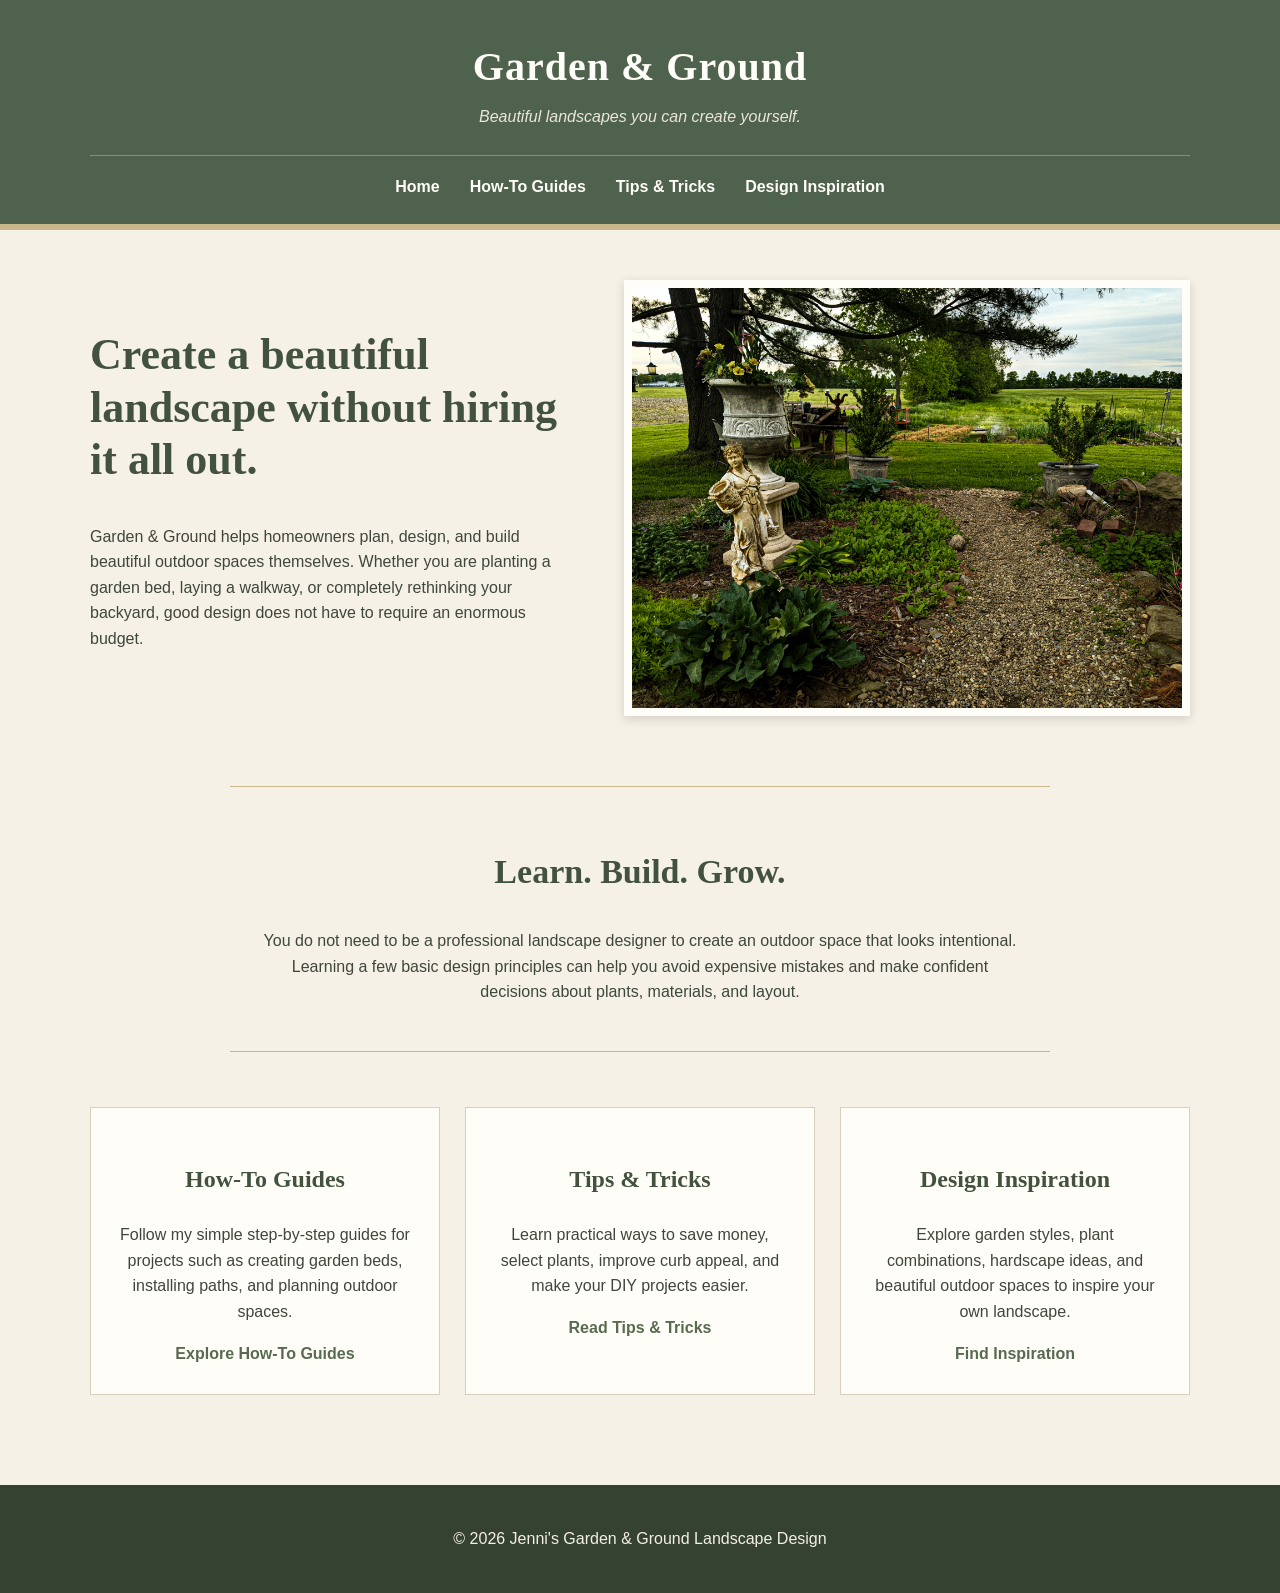
<file: index.html>
<!DOCTYPE html>
<html lang="en">
<head>
    <meta charset="UTF-8">
    <meta name="viewport" content="width=device-width, initial-scale=1.0">
    <title>Jenni's Garden Design</title>
    <link rel="stylesheet" href="style.css">
</head>
<body>
  <header>
        <div class="header-content">
            <h1>Garden & Ground</h1>
            <p class="tagline">Beautiful landscapes you can create yourself.</p>

            <nav>
                <a href="index.html">Home</a>
                <a href="how-to.html">How-To Guides</a>
                <a href="tips.html">Tips & Tricks</a>
                <a href="inspiration.html">Design Inspiration</a>
            </nav>
        </div>
    </header>

    <main>

        <section class="hero">
            <div class="hero-text">
                <h2>Create a beautiful landscape without hiring it all out.</h2>

                <p>
                    Garden & Ground helps homeowners plan, design, and build
                    beautiful outdoor spaces themselves. Whether you are
                    planting a garden bed, laying a walkway, or completely
                    rethinking your backyard, good design does not have to
                    require an enormous budget.
                </p>

                
            </div>

            <img src="images/garden-home.jpg"
                 alt="Beautiful landscaped garden surrounding a home">
        </section>


        <section class="intro">
            <h2>Learn. Build. Grow.</h2>

            <p>
                You do not need to be a professional landscape designer to
                create an outdoor space that looks intentional. Learning a few
                basic design principles can help you avoid expensive mistakes
                and make confident decisions about plants, materials, and
                layout.
            </p>
        </section>


        <section class="feature-grid">

            <article class="feature-card">
                <h3>How-To Guides</h3>
                <p>
                    Follow my simple step-by-step guides for projects such as
                    creating garden beds, installing paths, and planning
                    outdoor spaces.
                </p>
                <a href="how-to.html">Explore How-To Guides</a>
            </article>

            <article class="feature-card">
                <h3>Tips & Tricks</h3>
                <p>
                    Learn practical ways to save money, select plants, improve
                    curb appeal, and make your DIY projects easier.
                </p>
                <a href="tips.html">Read Tips & Tricks</a>
            </article>

            <article class="feature-card">
                <h3>Design Inspiration</h3>
                <p>
                    Explore garden styles, plant combinations, hardscape ideas,
                    and beautiful outdoor spaces to inspire your own landscape.
                </p>
                <a href="inspiration.html">Find Inspiration</a>
            </article>

        </section>

    </main>


    <footer>
        <p>&copy; 2026 Jenni's Garden & Ground Landscape Design</p>
    </footer>
  
</body>
</html>
</file>
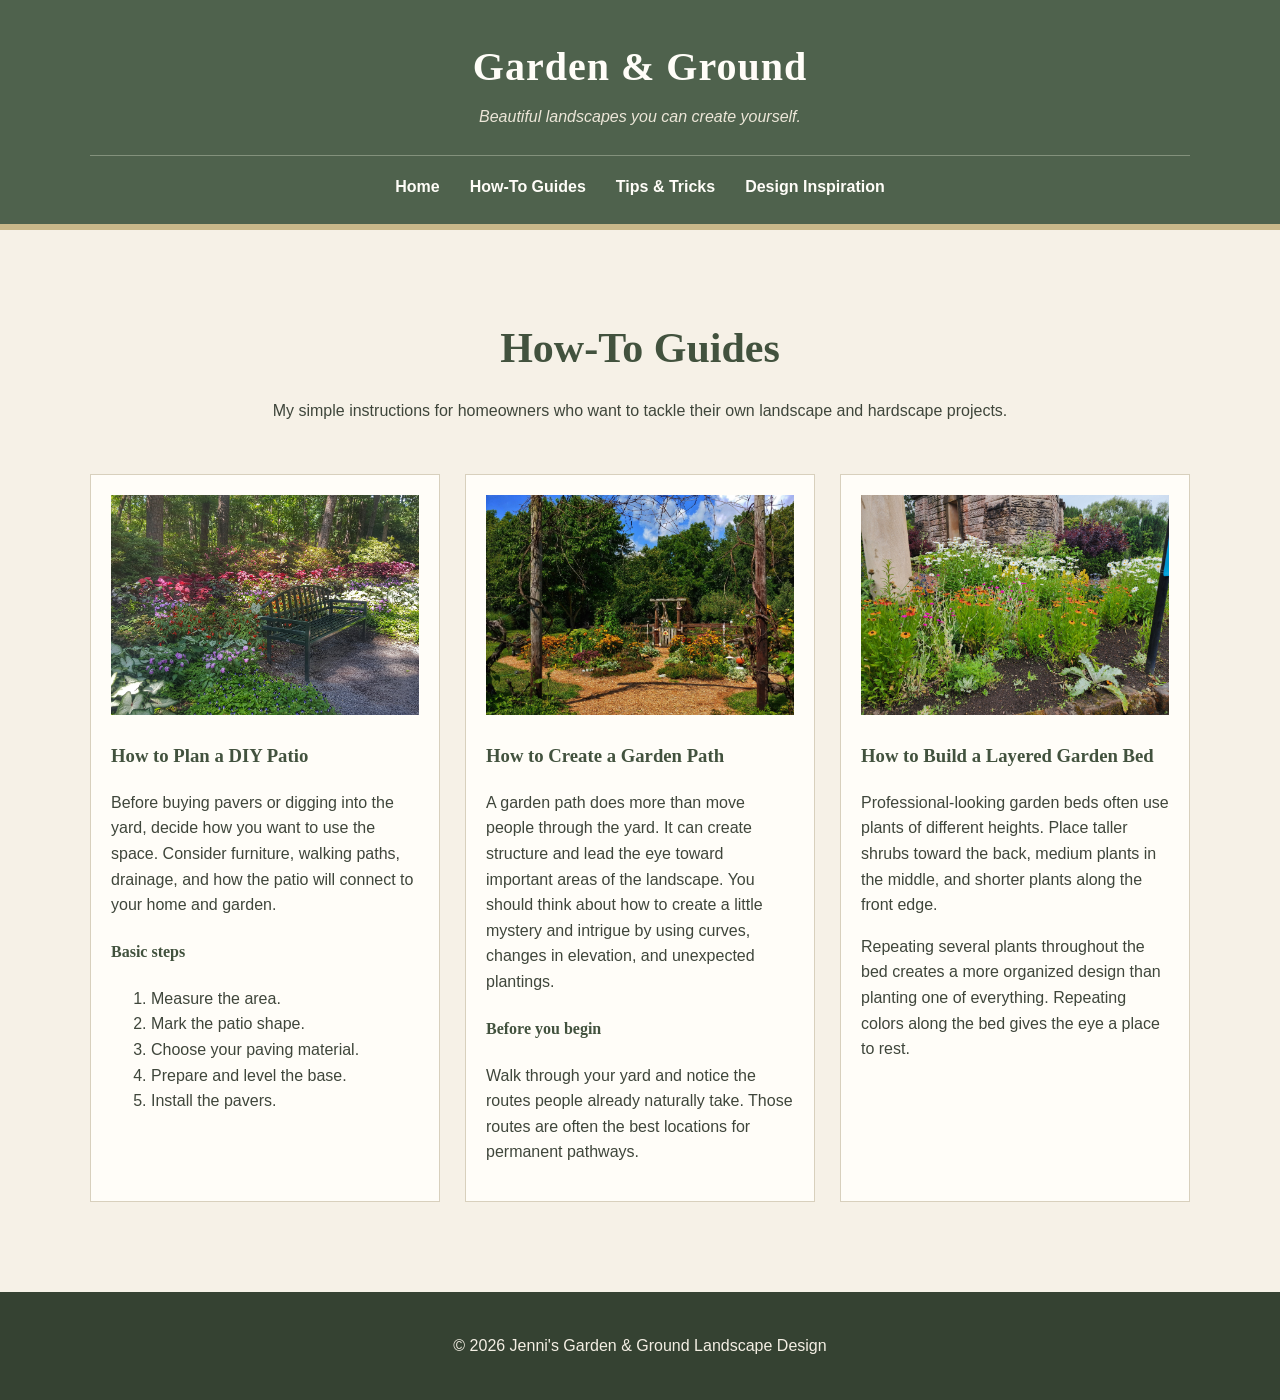
<file: how-to.html>
<!DOCTYPE html>
<html lang="en">

<head>
    <meta charset="UTF-8">
    <meta name="viewport" content="width=device-width, initial-scale=1.0">
    <title>How-To Guides | Garden & Ground</title>
    <link rel="stylesheet" href="style.css">
</head>

<body>

    <header>
        <div class="header-content">
            <h1>Garden & Ground</h1>
            <p class="tagline">Beautiful landscapes you can create yourself.</p>

            <nav>
                <a href="index.html">Home</a>
                <a href="how-to.html">How-To Guides</a>
                <a href="tips.html">Tips & Tricks</a>
                <a href="inspiration.html">Design Inspiration</a>
            </nav>
        </div>
    </header>


    <main>

        <section class="page-heading">
            <h2>How-To Guides</h2>

            <p>
                My simple instructions for homeowners who want to tackle their own
                landscape and hardscape projects.
            </p>
        </section>


        <section class="article-grid">

            <article class="article-card">
                <img src="images/patio.jpg"
                     alt="DIY stone patio in a backyard">

                <h3>How to Plan a DIY Patio</h3>

                <p>
                    Before buying pavers or digging into the yard, decide how
                    you want to use the space. Consider furniture, walking
                    paths, drainage, and how the patio will connect to your
                    home and garden.
                </p>

                <h4>Basic steps</h4>

                <ol>
                    <li>Measure the area.</li>
                    <li>Mark the patio shape.</li>
                    <li>Choose your paving material.</li>
                    <li>Prepare and level the base.</li>
                    <li>Install the pavers.</li>
                </ol>
            </article>


            <article class="article-card">
                <img src="images/garden-path.jpg"
                     alt="Garden pathway surrounded by plants">

                <h3>How to Create a Garden Path</h3>

                <p>
                    A garden path does more than move people through the yard.
                    It can create structure and lead the eye toward important
                    areas of the landscape. You should think about how to create a little mystery and intrigue by using curves, changes in elevation, and unexpected plantings.
                </p>

                <h4>Before you begin</h4>

                <p>
                    Walk through your yard and notice the routes people already
                    naturally take. Those routes are often the best locations
                    for permanent pathways.
                </p>
            </article>


            <article class="article-card">
                <img src="images/garden-border.jpg"
                     alt="Layered garden border with shrubs and flowers">

                <h3>How to Build a Layered Garden Bed</h3>

                <p>
                    Professional-looking garden beds often use plants of
                    different heights. Place taller shrubs toward the back,
                    medium plants in the middle, and shorter plants along the
                    front edge.
                </p>

                <p>
                    Repeating several plants throughout the bed creates a more
                    organized design than planting one of everything. Repeating colors along the bed gives the eye a place to rest.
                </p>
            </article>

        </section>

    </main>


    <footer>
        <p>&copy; 2026 Jenni's Garden & Ground Landscape Design</p>
    </footer>

</body>

</html>
</file>
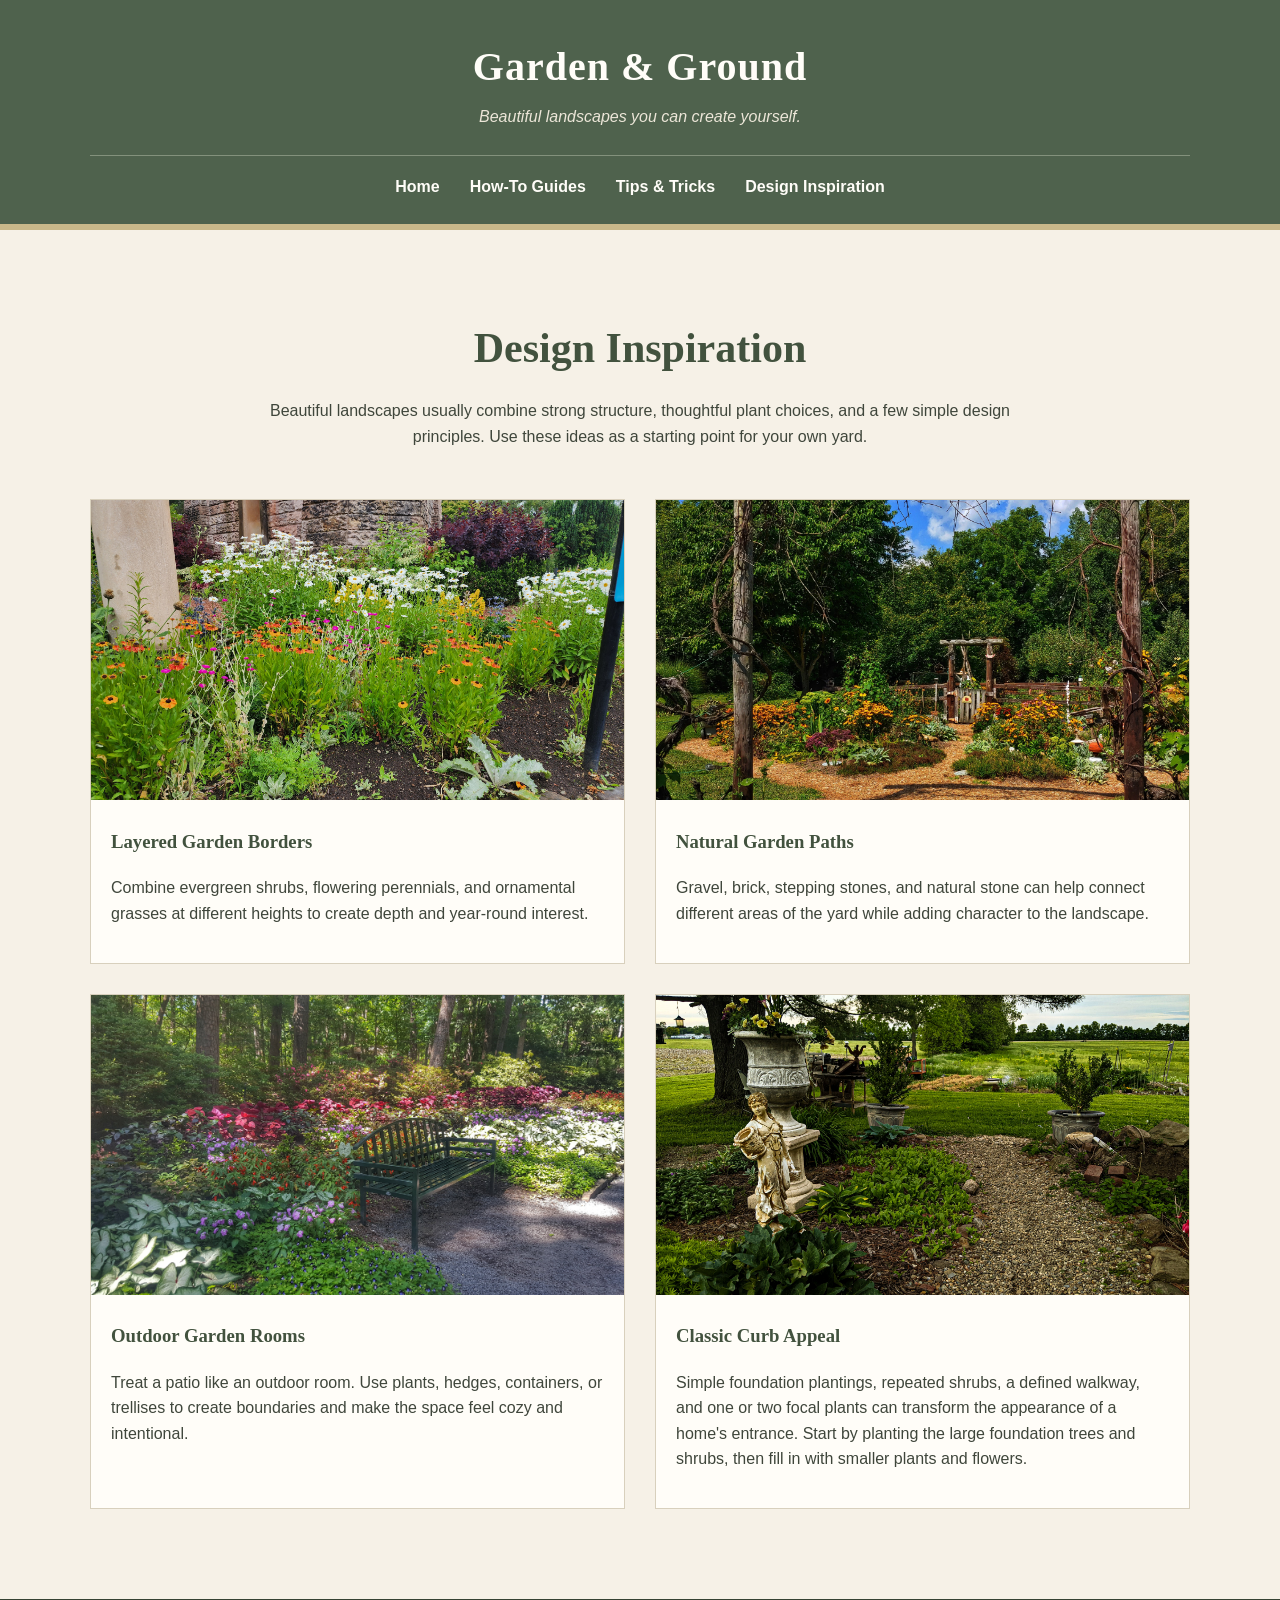
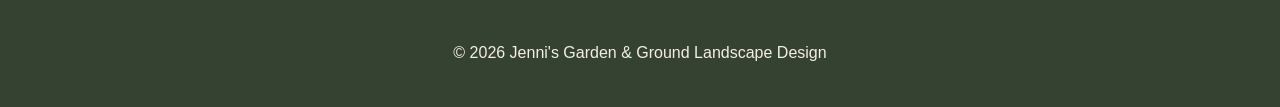
<file: inspiration.html>
<!DOCTYPE html>
<html lang="en">

<head>
    <meta charset="UTF-8">
    <meta name="viewport" content="width=device-width, initial-scale=1.0">
    <title>Design Inspiration | Garden & Ground</title>
    <link rel="stylesheet" href="style.css">
</head>

<body>

    <header>
        <div class="header-content">
            <h1>Garden & Ground</h1>
            <p class="tagline">Beautiful landscapes you can create yourself.</p>

            <nav>
                <a href="index.html">Home</a>
                <a href="how-to.html">How-To Guides</a>
                <a href="tips.html">Tips & Tricks</a>
                <a href="inspiration.html">Design Inspiration</a>
            </nav>
        </div>
    </header>


    <main>

        <section class="page-heading">
            <h2>Design Inspiration</h2>

            <p>
                Beautiful landscapes usually combine strong structure,
                thoughtful plant choices, and a few simple design principles.
                Use these ideas as a starting point for your own yard.
            </p>
        </section>


        <section class="inspiration-grid">

            <article class="inspiration-card">
                <img src="images/garden-border.jpg"
                     alt="Traditional garden border">

                <h3>Layered Garden Borders</h3>

                <p>
                    Combine evergreen shrubs, flowering perennials, and
                    ornamental grasses at different heights to create depth
                    and year-round interest.
                </p>
            </article>


            <article class="inspiration-card">
                <img src="images/garden-path.jpg"
                     alt="Natural garden path">

                <h3>Natural Garden Paths</h3>

                <p>
                    Gravel, brick, stepping stones, and natural stone can help
                    connect different areas of the yard while adding character
                    to the landscape.
                </p>
            </article>


            <article class="inspiration-card">
                <img src="images/patio.jpg"
                     alt="Garden patio surrounded by greenery">

                <h3>Outdoor Garden Rooms</h3>

                <p>
                    Treat a patio like an outdoor room. Use plants, hedges,
                    containers, or trellises to create boundaries and make the
                    space feel cozy and intentional.
                </p>
            </article>


            <article class="inspiration-card">
                <img src="images/garden-home.jpg"
                     alt="Landscaped home with trees and shrubs">

                <h3>Classic Curb Appeal</h3>

                <p>
                    Simple foundation plantings, repeated shrubs, a defined
                    walkway, and one or two focal plants can transform the
                    appearance of a home's entrance. Start by planting the large foundation trees and shrubs, then fill in with smaller plants and flowers.
                </p>
            </article>

        </section>

    </main>


    <footer>
        <p>&copy; 2026 Jenni's Garden & Ground Landscape Design</p>
    </footer>

</body>

</html>
</file>
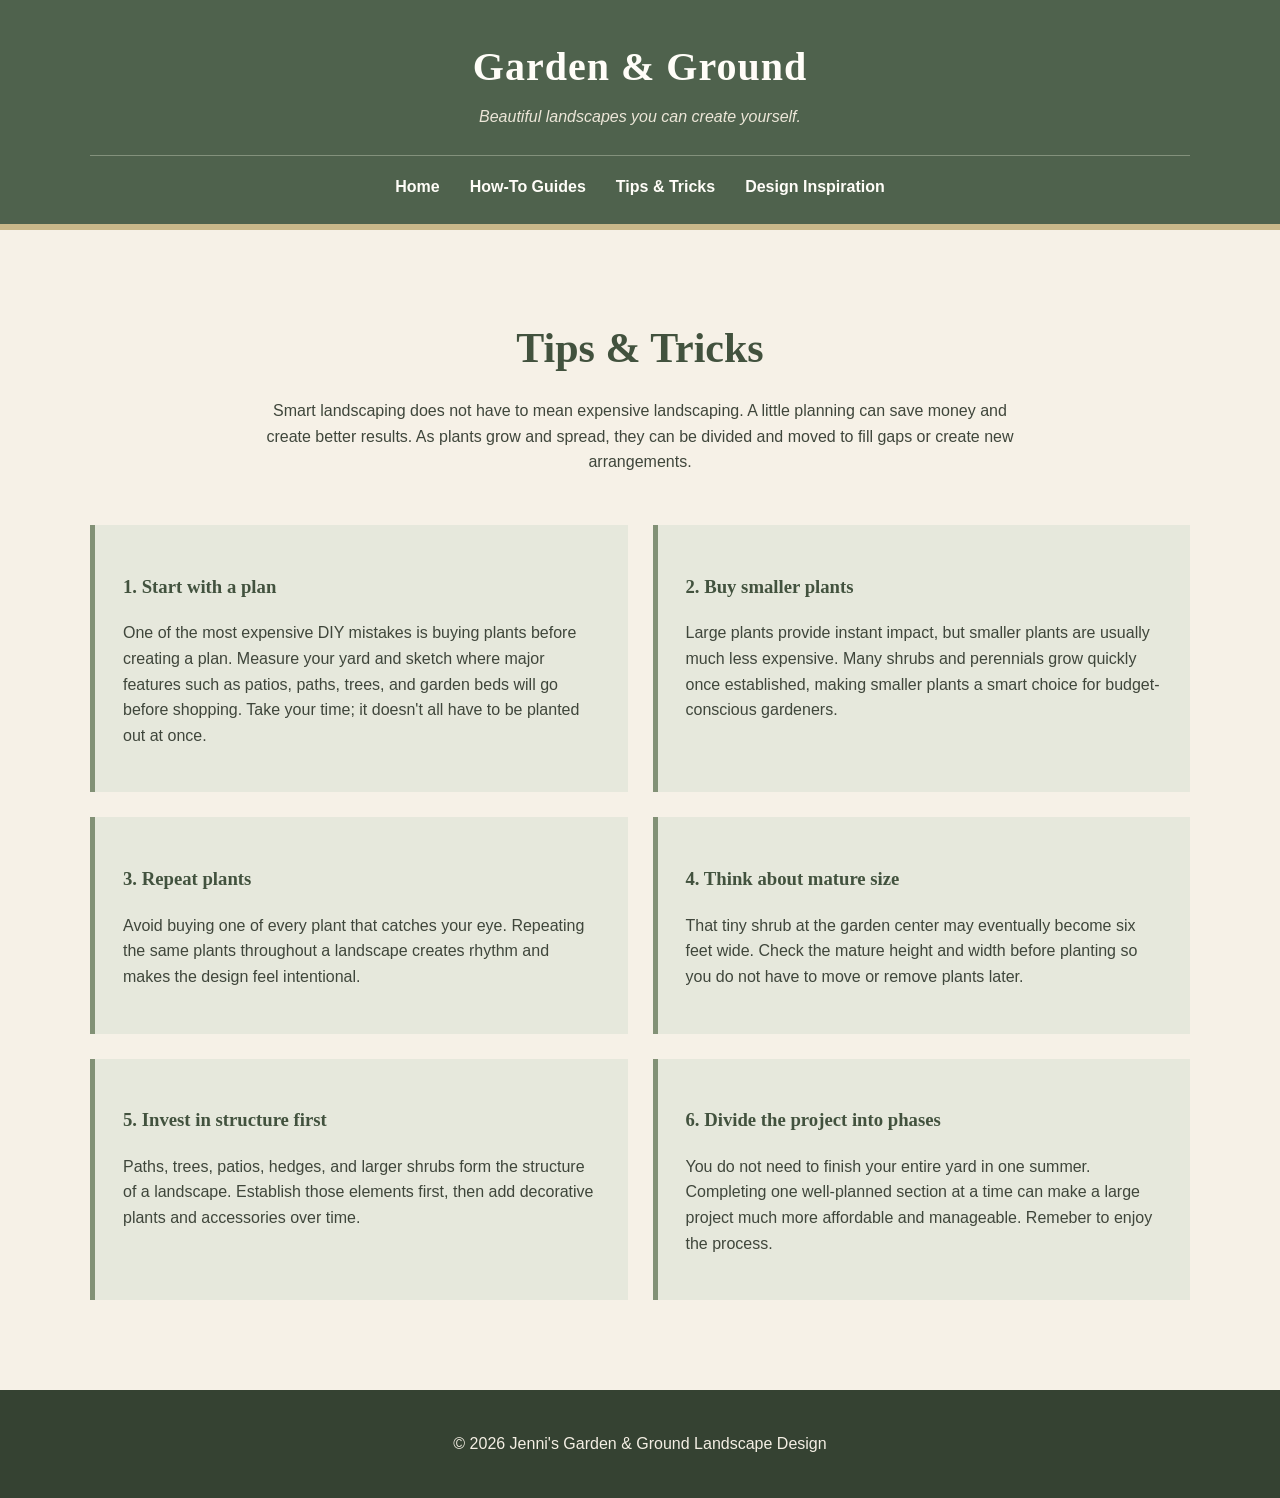
<file: tips.html>
<!DOCTYPE html>
<html lang="en">

<head>
    <meta charset="UTF-8">
    <meta name="viewport" content="width=device-width, initial-scale=1.0">
    <title>Tips & Tricks | Garden & Ground</title>
    <link rel="stylesheet" href="style.css">
</head>

<body>

    <header>
        <div class="header-content">
            <h1>Garden & Ground</h1>
            <p class="tagline">Beautiful landscapes you can create yourself.</p>

            <nav>
                <a href="index.html">Home</a>
                <a href="how-to.html">How-To Guides</a>
                <a href="tips.html">Tips & Tricks</a>
                <a href="inspiration.html">Design Inspiration</a>
            </nav>
        </div>
    </header>


    <main>

        <section class="page-heading">
            <h2>Tips & Tricks</h2>

            <p>
                Smart landscaping does not have to mean expensive landscaping.
                A little planning can save money and create better results. As plants grow and spread, they can be divided and moved to fill gaps or create new arrangements.
            </p>
        </section>


        <section class="tips-container">

            <article class="tip">
                <h3>1. Start with a plan</h3>

                <p>
                    One of the most expensive DIY mistakes is buying plants
                    before creating a plan. Measure your yard and sketch where
                    major features such as patios, paths, trees, and garden
                    beds will go before shopping. Take your time; it doesn't all have to be planted out at once.
                </p>
            </article>


            <article class="tip">
                <h3>2. Buy smaller plants</h3>

                <p>
                    Large plants provide instant impact, but smaller plants are
                    usually much less expensive. Many shrubs and perennials
                    grow quickly once established, making smaller plants a
                    smart choice for budget-conscious gardeners.
                </p>
            </article>


            <article class="tip">
                <h3>3. Repeat plants</h3>

                <p>
                    Avoid buying one of every plant that catches your eye.
                    Repeating the same plants throughout a landscape creates
                    rhythm and makes the design feel intentional.
                </p>
            </article>


            <article class="tip">
                <h3>4. Think about mature size</h3>

                <p>
                    That tiny shrub at the garden center may eventually become
                    six feet wide. Check the mature height and width before
                    planting so you do not have to move or remove plants later.
                </p>
            </article>


            <article class="tip">
                <h3>5. Invest in structure first</h3>

                <p>
                    Paths, trees, patios, hedges, and larger shrubs form the
                    structure of a landscape. Establish those elements first,
                    then add decorative plants and accessories over time.
                </p>
            </article>


            <article class="tip">
                <h3>6. Divide the project into phases</h3>

                <p>
                    You do not need to finish your entire yard in one summer.
                    Completing one well-planned section at a time can make a
                    large project much more affordable and manageable. Remeber to enjoy the process.
                </p>
            </article>

        </section>

    </main>


    <footer>
        <p>&copy; 2026 Jenni's Garden & Ground Landscape Design</p>
    </footer>

</body>

</html>
</file>
<file: style.css>
{
    margin: 0;
    padding: 0;
    box-sizing: border-box;
}


body {
    margin: 0;
    font-family: Arial, Helvetica, sans-serif;
    background-color: #f6f1e7;
    color: #3f463b;
    line-height: 1.6;
}




header {
    background-color: #4f624d;
    color: #fffdf8;
    padding: 35px 20px 25px;
    border-bottom: 6px solid #c9b88a;
}

.header-content {
    max-width: 1100px;
    margin: auto;
    text-align: center;
}

header h1 {
    font-family: Georgia, "Times New Roman", serif;
    font-size: 2.5rem;
    margin: 0;
    letter-spacing: 1px;
}

.tagline {
    margin-top: 5px;
    font-style: italic;
    color: #ece6d8;
}




nav {
    display: flex;
    justify-content: center;
    gap: 30px;
    margin-top: 25px;
    flex-wrap: wrap;
    border-top: 1px solid #83917c;
    padding-top: 18px;
}

nav a {
    color: #fffdf8;
    text-decoration: none;
    font-weight: bold;
}

nav a:hover {
    color: #d8c79b;
}




main {
    max-width: 1100px;
    margin: auto;
    padding: 50px 20px;
}

h2,
h3,
h4 {
    font-family: Georgia, "Times New Roman", serif;
    color: #42523e;
}

p {
    font-size: 1rem;
}




.hero {
    display: flex;
    align-items: center;
    gap: 45px;
    margin-bottom: 70px;
}

.hero-text {
    flex: 1;
}

.hero img {
    width: 50%;
    height: 420px;
    object-fit: cover;
    border: 8px solid #fffdf8;
    box-shadow: 0 3px 10px rgba(0, 0, 0, 0.15);
}

.hero h2 {
    font-size: 2.75rem;
    line-height: 1.2;
    margin-top: 0;
}




.button {
    display: inline-block;
    background-color: #6f8065;
    color: white;
    padding: 12px 22px;
    margin-top: 10px;
    text-decoration: none;
    border: 1px solid #56654f;
}

.button:hover {
    background-color: #53614c;
}




.intro {
    text-align: center;
    max-width: 760px;
    margin: 0 auto 55px;
    padding: 30px;
    border-top: 1px solid #c9b88a;
    border-bottom: 1px solid #c9b88a;
}

.intro h2 {
    font-size: 2.125rem;
}




.feature-grid {
    display: grid;
    grid-template-columns: repeat(3, 1fr);
    gap: 25px;
}

.feature-card {
    background-color: #fffdf8;
    padding: 28px;
    border: 1px solid #d8d0bd;
    text-align: center;
}

.feature-card h3 {
    font-size: 1.5rem;
}

.feature-card a {
    color: #586b50;
    font-weight: bold;
    text-decoration: none;
}

.feature-card a:hover {
    text-decoration: underline;
}




.page-heading {
    text-align: center;
    max-width: 760px;
    margin: 0 auto 50px;
}

.page-heading h2 {
    font-size: 2.625rem;
    margin-bottom: 10px;
}




.article-grid {
    display: grid;
    grid-template-columns: repeat(3, 1fr);
    gap: 25px;
}

.article-card {
    background-color: #fffdf8;
    padding: 20px;
    border: 1px solid #d8d0bd;
}

.article-card img {
    width: 100%;
    height: 220px;
    object-fit: cover;
}




.tips-container {
    display: grid;
    grid-template-columns: repeat(2, 1fr);
    gap: 25px;
}

.tip {
    background-color: #e6e8dc;
    padding: 28px;
    border-left: 5px solid #829176;
}




.inspiration-grid {
    display: grid;
    grid-template-columns: repeat(2, 1fr);
    gap: 30px;
}

.inspiration-card {
    background-color: #fffdf8;
    padding-bottom: 20px;
    border: 1px solid #d8d0bd;
}

.inspiration-card img {
    width: 100%;
    height: 300px;
    object-fit: cover;
}

.inspiration-card h3,
.inspiration-card p {
    margin-left: 20px;
    margin-right: 20px;
}




footer {
    background-color: #354232;
    color: #f4efe4;
    text-align: center;
    padding: 25px;
    margin-top: 40px;
}
</file>
